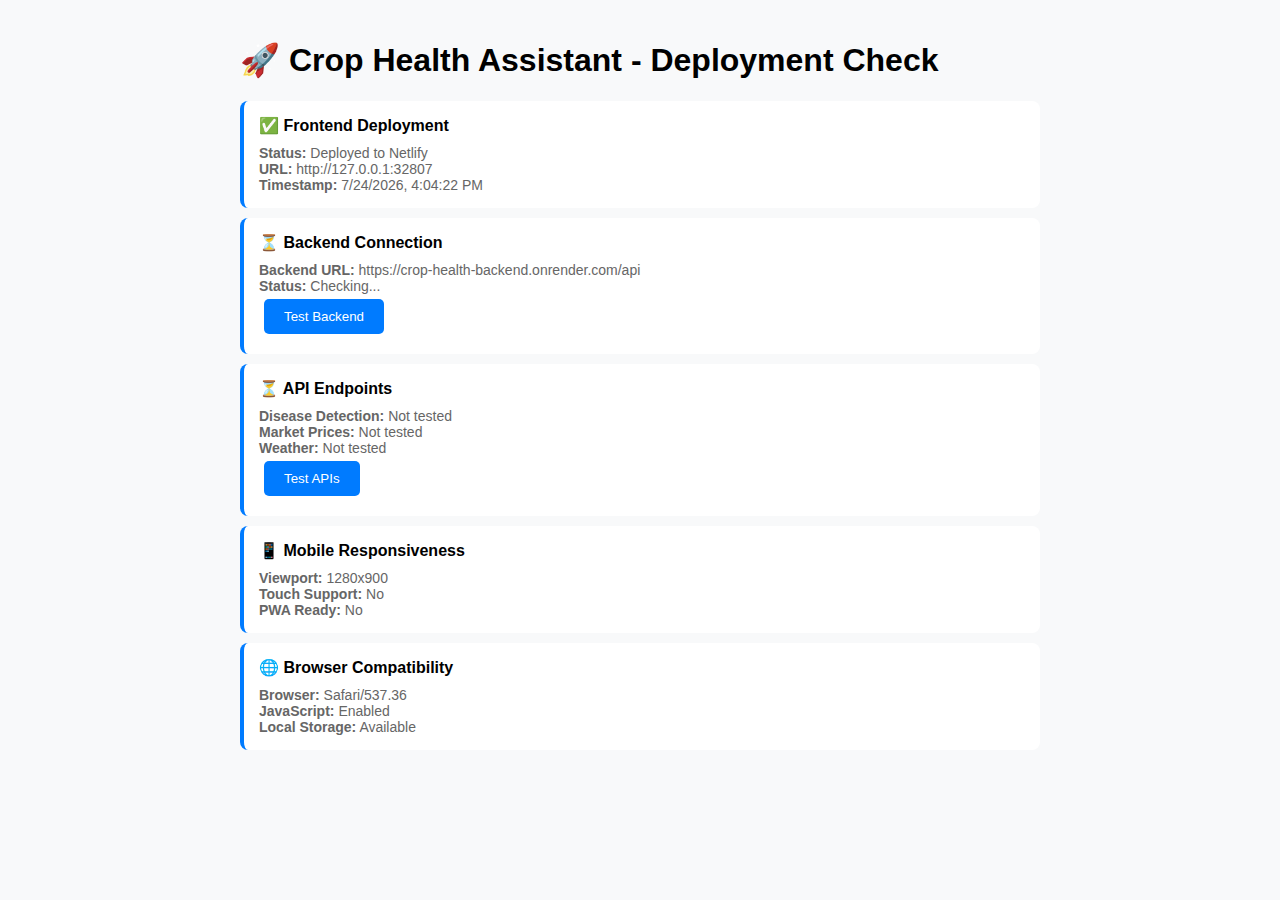
<file: deployment-check.html>
<!DOCTYPE html>
<html lang="en">
<head>
    <meta charset="UTF-8">
    <meta name="viewport" content="width=device-width, initial-scale=1.0">
    <title>Deployment Check - Crop Health Assistant</title>
    <style>
        body {
            font-family: Arial, sans-serif;
            max-width: 800px;
            margin: 0 auto;
            padding: 20px;
            background-color: #f8f9fa;
        }
        .check-item {
            background: white;
            padding: 15px;
            margin: 10px 0;
            border-radius: 8px;
            border-left: 4px solid #007bff;
        }
        .success { border-left-color: #28a745; }
        .error { border-left-color: #dc3545; }
        .warning { border-left-color: #ffc107; }
        .status {
            font-weight: bold;
            margin-bottom: 10px;
        }
        .details {
            font-size: 14px;
            color: #666;
        }
        button {
            background: #007bff;
            color: white;
            border: none;
            padding: 10px 20px;
            border-radius: 5px;
            cursor: pointer;
            margin: 5px;
        }
        button:hover {
            background: #0056b3;
        }
    </style>
</head>
<body>
    <h1>🚀 Crop Health Assistant - Deployment Check</h1>
    
    <div class="check-item">
        <div class="status">✅ Frontend Deployment</div>
        <div class="details">
            <strong>Status:</strong> Deployed to Netlify<br>
            <strong>URL:</strong> <span id="frontend-url"></span><br>
            <strong>Timestamp:</strong> <span id="timestamp"></span>
        </div>
    </div>

    <div class="check-item" id="backend-check">
        <div class="status">⏳ Backend Connection</div>
        <div class="details">
            <strong>Backend URL:</strong> <span id="backend-url"></span><br>
            <strong>Status:</strong> <span id="backend-status">Checking...</span>
        </div>
        <button onclick="checkBackend()">Test Backend</button>
    </div>

    <div class="check-item" id="api-check">
        <div class="status">⏳ API Endpoints</div>
        <div class="details">
            <strong>Disease Detection:</strong> <span id="disease-api-status">Not tested</span><br>
            <strong>Market Prices:</strong> <span id="market-api-status">Not tested</span><br>
            <strong>Weather:</strong> <span id="weather-api-status">Not tested</span>
        </div>
        <button onclick="testAPIs()">Test APIs</button>
    </div>

    <div class="check-item">
        <div class="status">📱 Mobile Responsiveness</div>
        <div class="details">
            <strong>Viewport:</strong> <span id="viewport-size"></span><br>
            <strong>Touch Support:</strong> <span id="touch-support"></span><br>
            <strong>PWA Ready:</strong> <span id="pwa-status">No</span>
        </div>
    </div>

    <div class="check-item">
        <div class="status">🌐 Browser Compatibility</div>
        <div class="details">
            <strong>Browser:</strong> <span id="browser-info"></span><br>
            <strong>JavaScript:</strong> <span id="js-status">Enabled</span><br>
            <strong>Local Storage:</strong> <span id="storage-status">Available</span>
        </div>
    </div>

    <script>
        // Set basic info
        document.getElementById('frontend-url').textContent = window.location.origin;
        document.getElementById('timestamp').textContent = new Date().toLocaleString();
        document.getElementById('backend-url').textContent = 'https://crop-health-backend.onrender.com/api';
        
        // Check viewport
        document.getElementById('viewport-size').textContent = `${window.innerWidth}x${window.innerHeight}`;
        document.getElementById('touch-support').textContent = 'ontouchstart' in window ? 'Yes' : 'No';
        
        // Check browser
        document.getElementById('browser-info').textContent = navigator.userAgent.split(' ').pop();
        
        // Check local storage
        try {
            localStorage.setItem('test', 'test');
            localStorage.removeItem('test');
            document.getElementById('storage-status').textContent = 'Available';
        } catch (e) {
            document.getElementById('storage-status').textContent = 'Not available';
        }

        // Check backend connection
        async function checkBackend() {
            const statusEl = document.getElementById('backend-status');
            const checkEl = document.getElementById('backend-check');
            
            try {
                statusEl.textContent = 'Testing...';
                const response = await fetch('https://crop-health-backend.onrender.com/api/health');
                
                if (response.ok) {
                    statusEl.textContent = '✅ Connected';
                    checkEl.className = 'check-item success';
                } else {
                    statusEl.textContent = '❌ Error: ' + response.status;
                    checkEl.className = 'check-item error';
                }
            } catch (error) {
                statusEl.textContent = '❌ Failed: ' + error.message;
                checkEl.className = 'check-item error';
            }
        }

        // Test API endpoints
        async function testAPIs() {
            const baseUrl = 'https://crop-health-backend.onrender.com/api';
            
            // Test disease detection
            try {
                const response = await fetch(`${baseUrl}/detect-disease`, {
                    method: 'POST',
                    headers: { 'Content-Type': 'application/json' },
                    body: JSON.stringify({ test: true })
                });
                document.getElementById('disease-api-status').textContent = response.ok ? '✅ Working' : '❌ Error';
            } catch (e) {
                document.getElementById('disease-api-status').textContent = '❌ Failed';
            }
            
            // Test market prices
            try {
                const response = await fetch(`${baseUrl}/market-prices/tomato`);
                document.getElementById('market-api-status').textContent = response.ok ? '✅ Working' : '❌ Error';
            } catch (e) {
                document.getElementById('market-api-status').textContent = '❌ Failed';
            }
            
            // Test weather
            try {
                const response = await fetch(`${baseUrl}/weather/Mumbai`);
                document.getElementById('weather-api-status').textContent = response.ok ? '✅ Working' : '❌ Error';
            } catch (e) {
                document.getElementById('weather-api-status').textContent = '❌ Failed';
            }
        }

        // Auto-check backend on load
        setTimeout(checkBackend, 1000);
    </script>
</body>
</html>
</file>
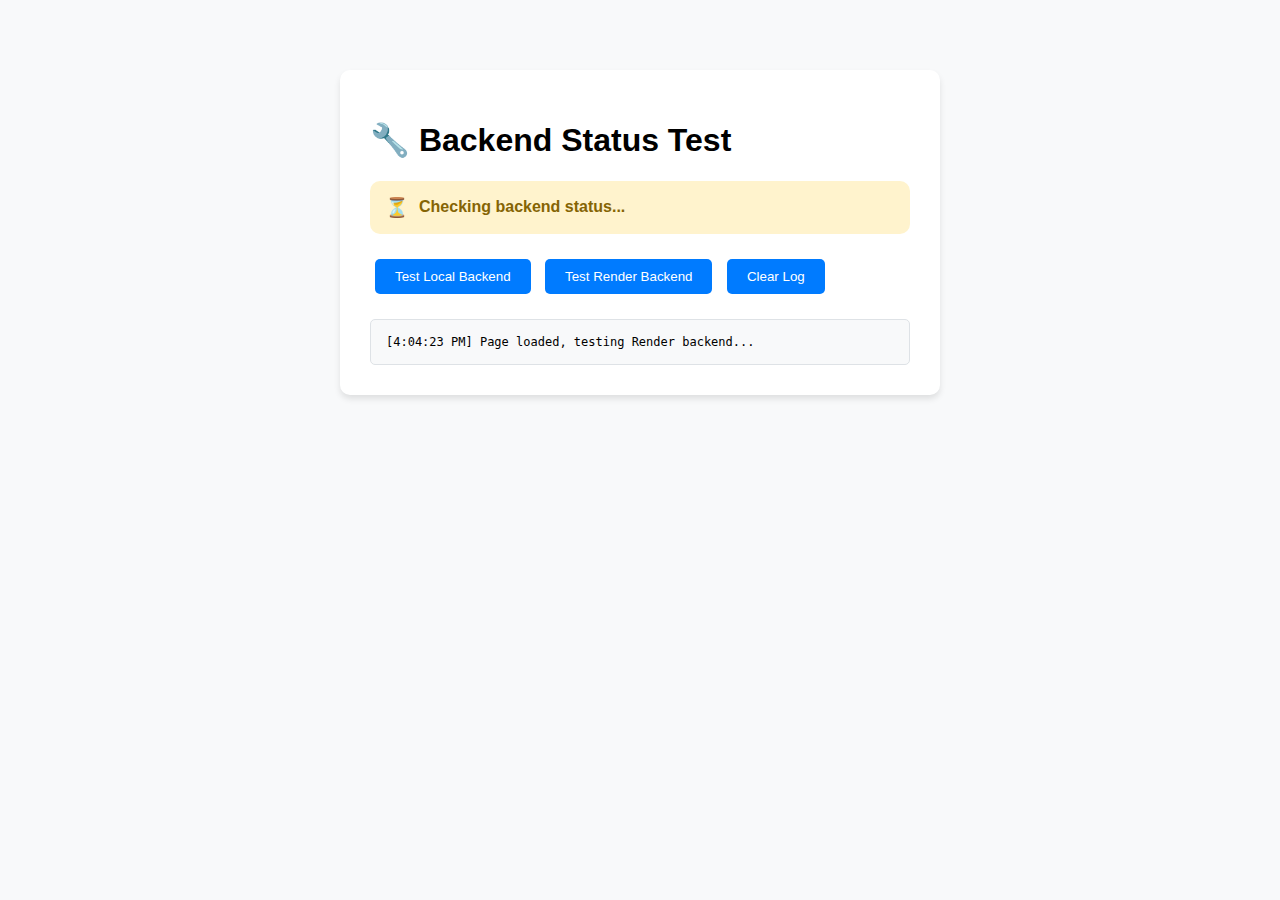
<file: test-backend-status.html>
<!DOCTYPE html>
<html lang="en">
<head>
    <meta charset="UTF-8">
    <meta name="viewport" content="width=device-width, initial-scale=1.0">
    <title>Backend Status Test</title>
    <style>
        body {
            font-family: Arial, sans-serif;
            max-width: 600px;
            margin: 50px auto;
            padding: 20px;
            background-color: #f8f9fa;
        }
        .test-container {
            background: white;
            padding: 30px;
            border-radius: 10px;
            box-shadow: 0 4px 6px rgba(0, 0, 0, 0.1);
        }
        .status-display {
            display: flex;
            align-items: center;
            padding: 15px;
            border-radius: 10px;
            margin: 20px 0;
            font-weight: bold;
        }
        .status-checking {
            background-color: #fff3cd;
            color: #856404;
        }
        .status-connected {
            background-color: #d1edff;
            color: #0c5460;
        }
        .status-error {
            background-color: #f8d7da;
            color: #721c24;
        }
        .status-disconnected {
            background-color: #fff3cd;
            color: #856404;
        }
        .status-icon {
            margin-right: 10px;
            font-size: 1.2em;
        }
        button {
            background: #007bff;
            color: white;
            border: none;
            padding: 10px 20px;
            border-radius: 5px;
            cursor: pointer;
            margin: 5px;
        }
        button:hover {
            background: #0056b3;
        }
        .log {
            background: #f8f9fa;
            border: 1px solid #dee2e6;
            border-radius: 5px;
            padding: 15px;
            margin-top: 20px;
            max-height: 200px;
            overflow-y: auto;
            font-family: monospace;
            font-size: 12px;
        }
    </style>
</head>
<body>
    <div class="test-container">
        <h1>🔧 Backend Status Test</h1>
        
        <div class="status-display status-checking" id="statusDisplay">
            <span class="status-icon">⏳</span>
            <span id="statusText">Checking backend status...</span>
        </div>
        
        <div>
            <button onclick="testLocalBackend()">Test Local Backend</button>
            <button onclick="testRenderBackend()">Test Render Backend</button>
            <button onclick="clearLog()">Clear Log</button>
        </div>
        
        <div class="log" id="log"></div>
    </div>

    <script>
        function log(message) {
            const logDiv = document.getElementById('log');
            const timestamp = new Date().toLocaleTimeString();
            logDiv.innerHTML += `[${timestamp}] ${message}\n`;
            logDiv.scrollTop = logDiv.scrollHeight;
        }

        function clearLog() {
            document.getElementById('log').innerHTML = '';
        }

        function updateStatus(status, text) {
            const display = document.getElementById('statusDisplay');
            const textEl = document.getElementById('statusText');
            
            // Remove existing classes
            display.className = 'status-display';
            
            // Add status-specific styling
            switch (status) {
                case 'checking':
                    display.classList.add('status-checking');
                    display.querySelector('.status-icon').textContent = '⏳';
                    break;
                case 'connected':
                    display.classList.add('status-connected');
                    display.querySelector('.status-icon').textContent = '✅';
                    break;
                case 'error':
                    display.classList.add('status-error');
                    display.querySelector('.status-icon').textContent = '❌';
                    break;
                case 'disconnected':
                    display.classList.add('status-disconnected');
                    display.querySelector('.status-icon').textContent = '⚠️';
                    break;
            }
            
            textEl.textContent = text;
        }

        async function testBackend(url, name) {
            updateStatus('checking', `Testing ${name}...`);
            log(`Testing ${name}: ${url}`);
            
            try {
                const response = await fetch(`${url}/health`, {
                    method: 'GET',
                    timeout: 5000
                });
                
                if (response.ok) {
                    const data = await response.json();
                    updateStatus('connected', `${name} Connected - ${data.status}`);
                    log(`✅ ${name} connected successfully`);
                    log(`Response: ${JSON.stringify(data)}`);
                } else {
                    updateStatus('error', `${name} Error - ${response.status}`);
                    log(`❌ ${name} error: ${response.status} ${response.statusText}`);
                }
            } catch (error) {
                updateStatus('disconnected', `${name} Offline`);
                log(`❌ ${name} failed: ${error.message}`);
            }
        }

        function testLocalBackend() {
            testBackend('http://localhost:5000/api', 'Local Backend');
        }

        function testRenderBackend() {
            testBackend('https://crop-health-backend.onrender.com/api', 'Render Backend');
        }

        // Auto-test on load
        window.addEventListener('load', () => {
            log('Page loaded, testing Render backend...');
            setTimeout(() => testRenderBackend(), 1000);
        });
    </script>
</body>
</html>
</file>
